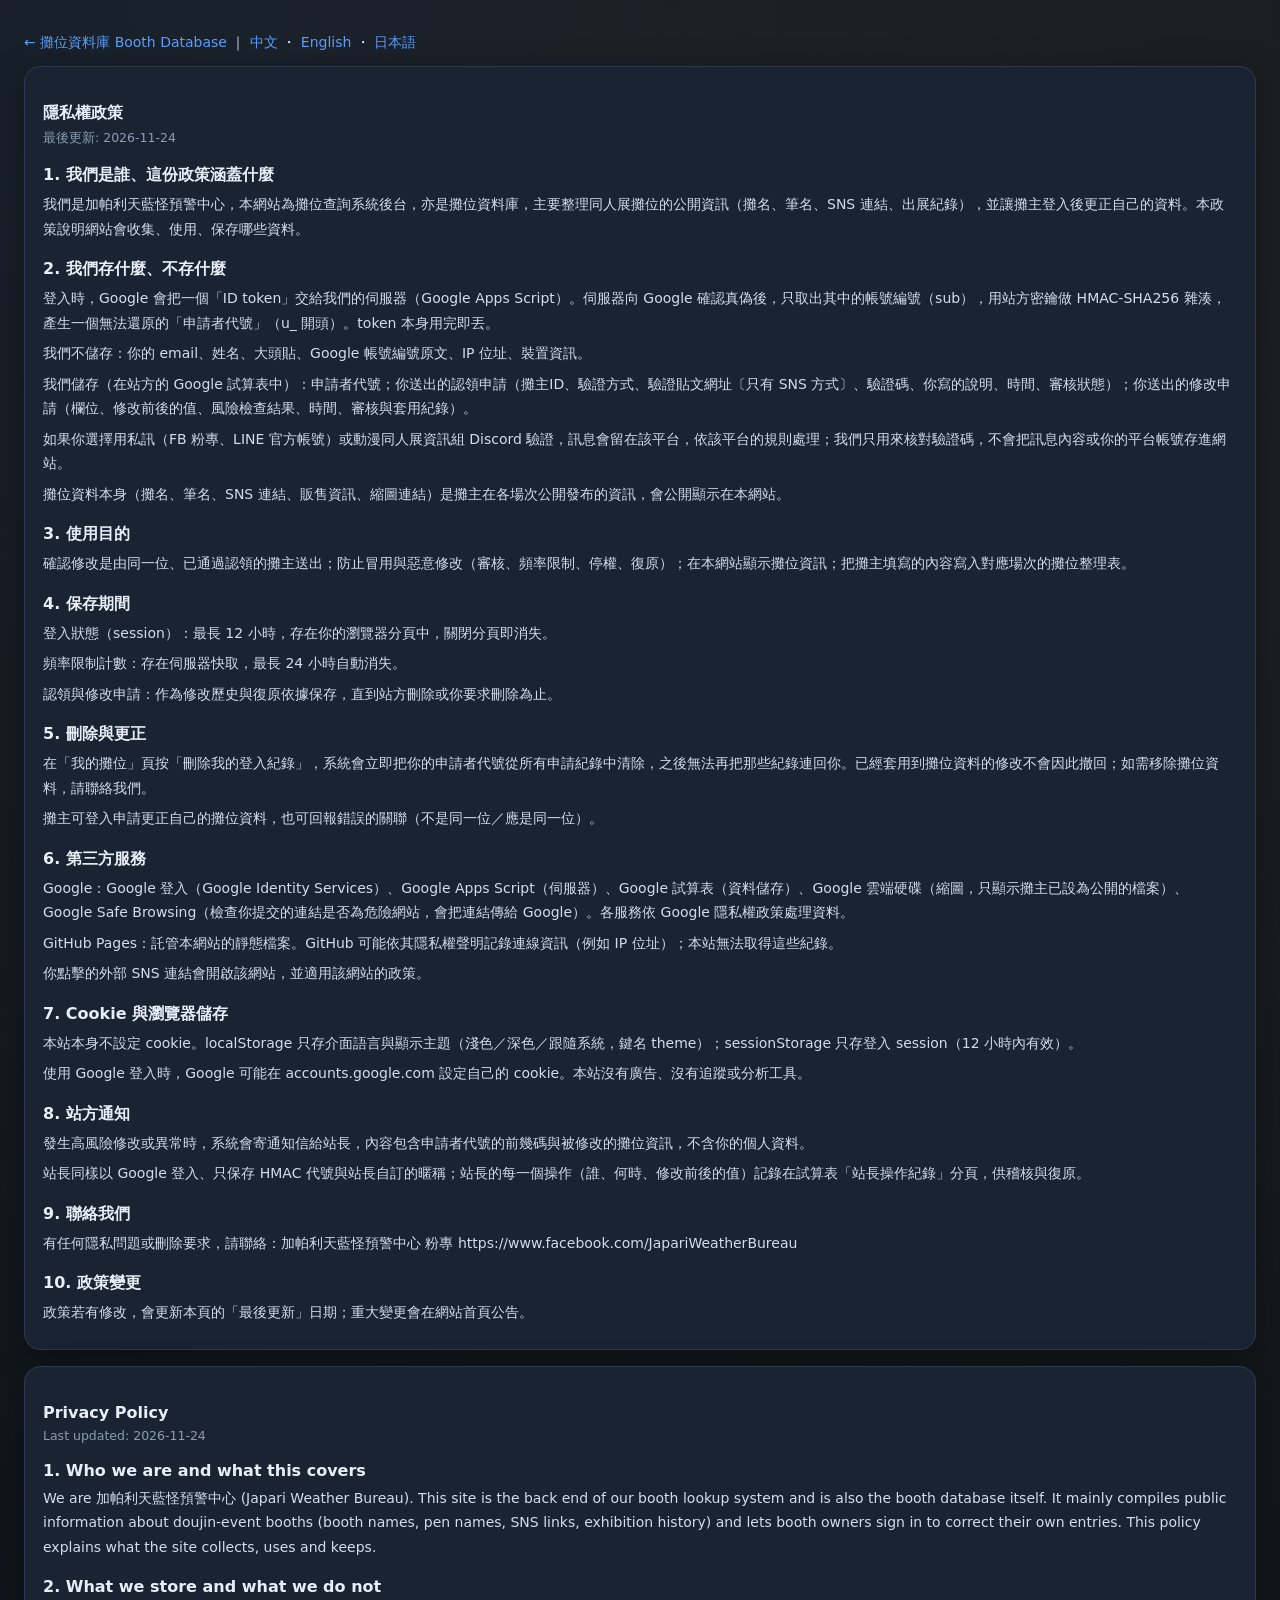
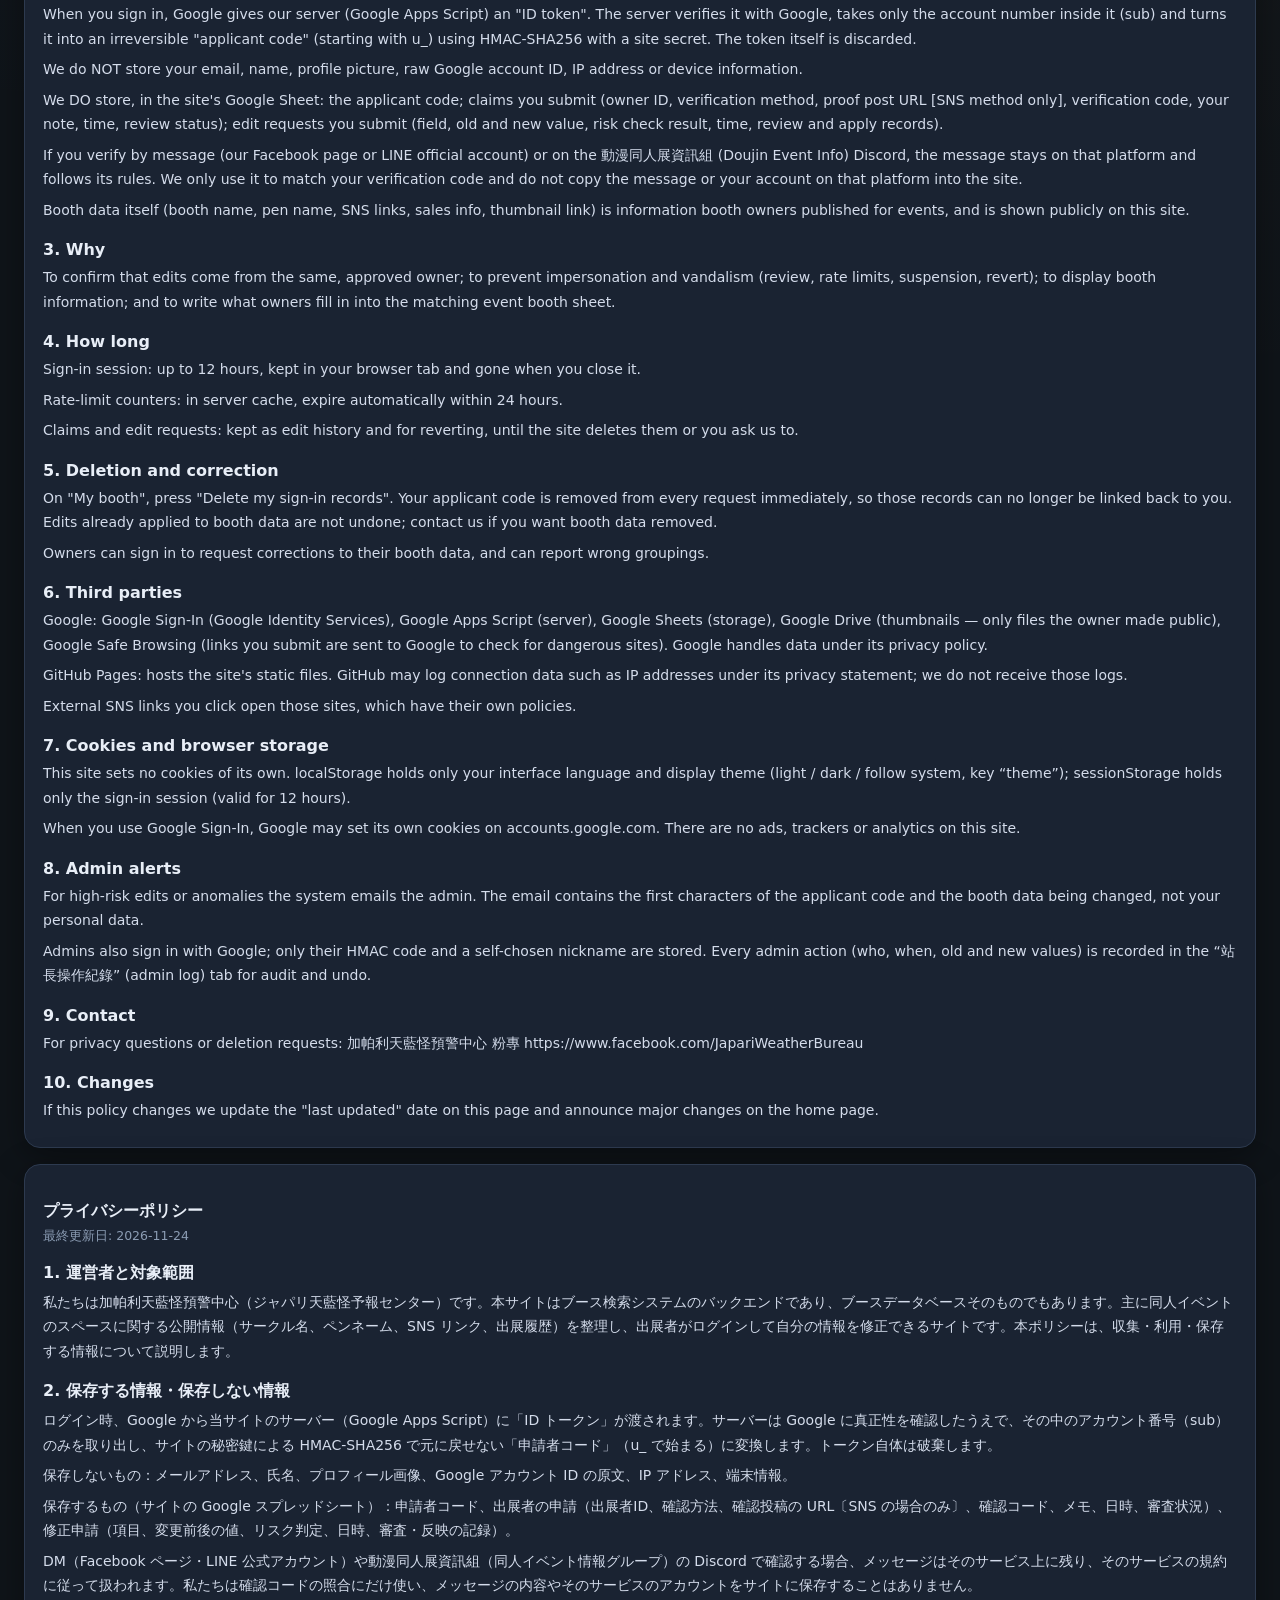
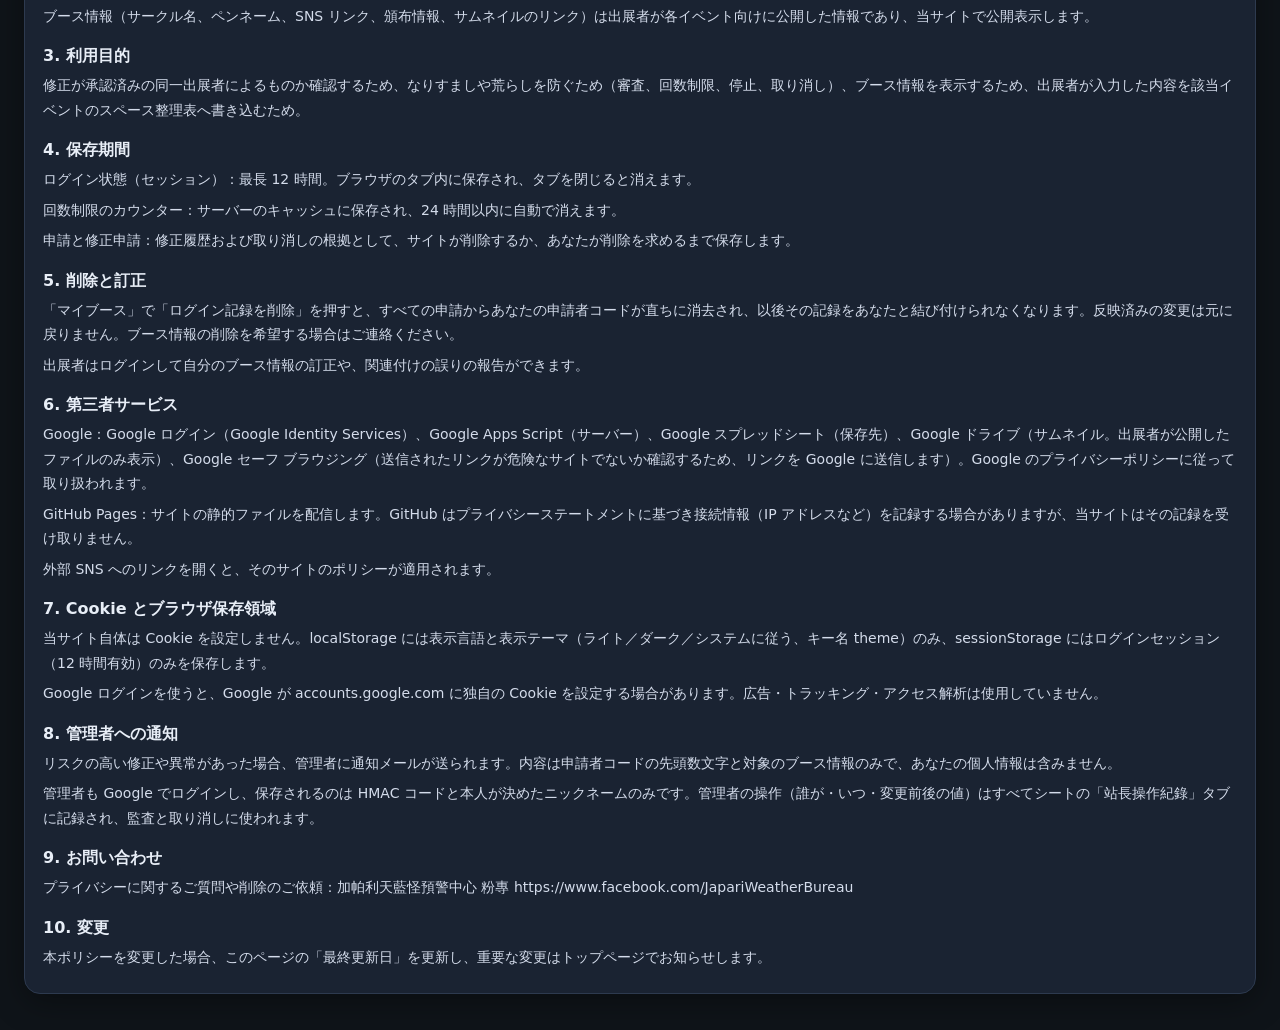
<file: site/privacy.html>
<!doctype html><html lang="zh-Hant"><head><meta charset="utf-8"><meta name="viewport" content="width=device-width,initial-scale=1">
<meta http-equiv="Content-Security-Policy" content="default-src 'self'; style-src 'self'; object-src 'none'; base-uri 'none'">
<title>隱私權政策 Privacy Policy プライバシーポリシー</title><link rel="stylesheet" href="assets/style.css"></head><body><main>
<p><a href="./">← 攤位資料庫 Booth Database</a> ｜ <a href="#zh">中文</a> ・ <a href="#en">English</a> ・ <a href="#ja">日本語</a></p>
<section class="card pp" id="zh" lang="zh-Hant"><h2>隱私權政策</h2><div class="muted">最後更新: 2026-11-24</div>
<h2>1. 我們是誰、這份政策涵蓋什麼</h2><p>我們是加帕利天藍怪預警中心，本網站為攤位查詢系統後台，亦是攤位資料庫，主要整理同人展攤位的公開資訊（攤名、筆名、SNS 連結、出展紀錄），並讓攤主登入後更正自己的資料。本政策說明網站會收集、使用、保存哪些資料。</p>
<h2>2. 我們存什麼、不存什麼</h2><p>登入時，Google 會把一個「ID token」交給我們的伺服器（Google Apps Script）。伺服器向 Google 確認真偽後，只取出其中的帳號編號（sub），用站方密鑰做 HMAC-SHA256 雜湊，產生一個無法還原的「申請者代號」（u_ 開頭）。token 本身用完即丟。</p><p>我們不儲存：你的 email、姓名、大頭貼、Google 帳號編號原文、IP 位址、裝置資訊。</p><p>我們儲存（在站方的 Google 試算表中）：申請者代號；你送出的認領申請（攤主ID、驗證方式、驗證貼文網址〔只有 SNS 方式〕、驗證碼、你寫的說明、時間、審核狀態）；你送出的修改申請（欄位、修改前後的值、風險檢查結果、時間、審核與套用紀錄）。</p><p>如果你選擇用私訊（FB 粉專、LINE 官方帳號）或動漫同人展資訊組 Discord 驗證，訊息會留在該平台，依該平台的規則處理；我們只用來核對驗證碼，不會把訊息內容或你的平台帳號存進網站。</p><p>攤位資料本身（攤名、筆名、SNS 連結、販售資訊、縮圖連結）是攤主在各場次公開發布的資訊，會公開顯示在本網站。</p>
<h2>3. 使用目的</h2><p>確認修改是由同一位、已通過認領的攤主送出；防止冒用與惡意修改（審核、頻率限制、停權、復原）；在本網站顯示攤位資訊；把攤主填寫的內容寫入對應場次的攤位整理表。</p>
<h2>4. 保存期間</h2><p>登入狀態（session）：最長 12 小時，存在你的瀏覽器分頁中，關閉分頁即消失。</p><p>頻率限制計數：存在伺服器快取，最長 24 小時自動消失。</p><p>認領與修改申請：作為修改歷史與復原依據保存，直到站方刪除或你要求刪除為止。</p>
<h2>5. 刪除與更正</h2><p>在「我的攤位」頁按「刪除我的登入紀錄」，系統會立即把你的申請者代號從所有申請紀錄中清除，之後無法再把那些紀錄連回你。已經套用到攤位資料的修改不會因此撤回；如需移除攤位資料，請聯絡我們。</p><p>攤主可登入申請更正自己的攤位資料，也可回報錯誤的關聯（不是同一位／應是同一位）。</p>
<h2>6. 第三方服務</h2><p>Google：Google 登入（Google Identity Services）、Google Apps Script（伺服器）、Google 試算表（資料儲存）、Google 雲端硬碟（縮圖，只顯示攤主已設為公開的檔案）、Google Safe Browsing（檢查你提交的連結是否為危險網站，會把連結傳給 Google）。各服務依 Google 隱私權政策處理資料。</p><p>GitHub Pages：託管本網站的靜態檔案。GitHub 可能依其隱私權聲明記錄連線資訊（例如 IP 位址）；本站無法取得這些紀錄。</p><p>你點擊的外部 SNS 連結會開啟該網站，並適用該網站的政策。</p>
<h2>7. Cookie 與瀏覽器儲存</h2><p>本站本身不設定 cookie。localStorage 只存介面語言與顯示主題（淺色／深色／跟隨系統，鍵名 theme）；sessionStorage 只存登入 session（12 小時內有效）。</p><p>使用 Google 登入時，Google 可能在 accounts.google.com 設定自己的 cookie。本站沒有廣告、沒有追蹤或分析工具。</p>
<h2>8. 站方通知</h2><p>發生高風險修改或異常時，系統會寄通知信給站長，內容包含申請者代號的前幾碼與被修改的攤位資訊，不含你的個人資料。</p><p>站長同樣以 Google 登入、只保存 HMAC 代號與站長自訂的暱稱；站長的每一個操作（誰、何時、修改前後的值）記錄在試算表「站長操作紀錄」分頁，供稽核與復原。</p>
<h2>9. 聯絡我們</h2><p>有任何隱私問題或刪除要求，請聯絡：加帕利天藍怪預警中心 粉專 https://www.facebook.com/JapariWeatherBureau</p>
<h2>10. 政策變更</h2><p>政策若有修改，會更新本頁的「最後更新」日期；重大變更會在網站首頁公告。</p>
</section>
<section class="card pp" id="en" lang="en"><h2>Privacy Policy</h2><div class="muted">Last updated: 2026-11-24</div>
<h2>1. Who we are and what this covers</h2><p>We are 加帕利天藍怪預警中心 (Japari Weather Bureau). This site is the back end of our booth lookup system and is also the booth database itself. It mainly compiles public information about doujin-event booths (booth names, pen names, SNS links, exhibition history) and lets booth owners sign in to correct their own entries. This policy explains what the site collects, uses and keeps.</p>
<h2>2. What we store and what we do not</h2><p>When you sign in, Google gives our server (Google Apps Script) an &quot;ID token&quot;. The server verifies it with Google, takes only the account number inside it (sub) and turns it into an irreversible &quot;applicant code&quot; (starting with u_) using HMAC-SHA256 with a site secret. The token itself is discarded.</p><p>We do NOT store your email, name, profile picture, raw Google account ID, IP address or device information.</p><p>We DO store, in the site&#39;s Google Sheet: the applicant code; claims you submit (owner ID, verification method, proof post URL [SNS method only], verification code, your note, time, review status); edit requests you submit (field, old and new value, risk check result, time, review and apply records).</p><p>If you verify by message (our Facebook page or LINE official account) or on the 動漫同人展資訊組 (Doujin Event Info) Discord, the message stays on that platform and follows its rules. We only use it to match your verification code and do not copy the message or your account on that platform into the site.</p><p>Booth data itself (booth name, pen name, SNS links, sales info, thumbnail link) is information booth owners published for events, and is shown publicly on this site.</p>
<h2>3. Why</h2><p>To confirm that edits come from the same, approved owner; to prevent impersonation and vandalism (review, rate limits, suspension, revert); to display booth information; and to write what owners fill in into the matching event booth sheet.</p>
<h2>4. How long</h2><p>Sign-in session: up to 12 hours, kept in your browser tab and gone when you close it.</p><p>Rate-limit counters: in server cache, expire automatically within 24 hours.</p><p>Claims and edit requests: kept as edit history and for reverting, until the site deletes them or you ask us to.</p>
<h2>5. Deletion and correction</h2><p>On &quot;My booth&quot;, press &quot;Delete my sign-in records&quot;. Your applicant code is removed from every request immediately, so those records can no longer be linked back to you. Edits already applied to booth data are not undone; contact us if you want booth data removed.</p><p>Owners can sign in to request corrections to their booth data, and can report wrong groupings.</p>
<h2>6. Third parties</h2><p>Google: Google Sign-In (Google Identity Services), Google Apps Script (server), Google Sheets (storage), Google Drive (thumbnails — only files the owner made public), Google Safe Browsing (links you submit are sent to Google to check for dangerous sites). Google handles data under its privacy policy.</p><p>GitHub Pages: hosts the site&#39;s static files. GitHub may log connection data such as IP addresses under its privacy statement; we do not receive those logs.</p><p>External SNS links you click open those sites, which have their own policies.</p>
<h2>7. Cookies and browser storage</h2><p>This site sets no cookies of its own. localStorage holds only your interface language and display theme (light / dark / follow system, key “theme”); sessionStorage holds only the sign-in session (valid for 12 hours).</p><p>When you use Google Sign-In, Google may set its own cookies on accounts.google.com. There are no ads, trackers or analytics on this site.</p>
<h2>8. Admin alerts</h2><p>For high-risk edits or anomalies the system emails the admin. The email contains the first characters of the applicant code and the booth data being changed, not your personal data.</p><p>Admins also sign in with Google; only their HMAC code and a self-chosen nickname are stored. Every admin action (who, when, old and new values) is recorded in the “站長操作紀錄” (admin log) tab for audit and undo.</p>
<h2>9. Contact</h2><p>For privacy questions or deletion requests: 加帕利天藍怪預警中心 粉專 https://www.facebook.com/JapariWeatherBureau</p>
<h2>10. Changes</h2><p>If this policy changes we update the &quot;last updated&quot; date on this page and announce major changes on the home page.</p>
</section>
<section class="card pp" id="ja" lang="ja"><h2>プライバシーポリシー</h2><div class="muted">最終更新日: 2026-11-24</div>
<h2>1. 運営者と対象範囲</h2><p>私たちは加帕利天藍怪預警中心（ジャパリ天藍怪予報センター）です。本サイトはブース検索システムのバックエンドであり、ブースデータベースそのものでもあります。主に同人イベントのスペースに関する公開情報（サークル名、ペンネーム、SNS リンク、出展履歴）を整理し、出展者がログインして自分の情報を修正できるサイトです。本ポリシーは、収集・利用・保存する情報について説明します。</p>
<h2>2. 保存する情報・保存しない情報</h2><p>ログイン時、Google から当サイトのサーバー（Google Apps Script）に「ID トークン」が渡されます。サーバーは Google に真正性を確認したうえで、その中のアカウント番号（sub）のみを取り出し、サイトの秘密鍵による HMAC-SHA256 で元に戻せない「申請者コード」（u_ で始まる）に変換します。トークン自体は破棄します。</p><p>保存しないもの：メールアドレス、氏名、プロフィール画像、Google アカウント ID の原文、IP アドレス、端末情報。</p><p>保存するもの（サイトの Google スプレッドシート）：申請者コード、出展者の申請（出展者ID、確認方法、確認投稿の URL〔SNS の場合のみ〕、確認コード、メモ、日時、審査状況）、修正申請（項目、変更前後の値、リスク判定、日時、審査・反映の記録）。</p><p>DM（Facebook ページ・LINE 公式アカウント）や動漫同人展資訊組（同人イベント情報グループ）の Discord で確認する場合、メッセージはそのサービス上に残り、そのサービスの規約に従って扱われます。私たちは確認コードの照合にだけ使い、メッセージの内容やそのサービスのアカウントをサイトに保存することはありません。</p><p>ブース情報（サークル名、ペンネーム、SNS リンク、頒布情報、サムネイルのリンク）は出展者が各イベント向けに公開した情報であり、当サイトで公開表示します。</p>
<h2>3. 利用目的</h2><p>修正が承認済みの同一出展者によるものか確認するため、なりすましや荒らしを防ぐため（審査、回数制限、停止、取り消し）、ブース情報を表示するため、出展者が入力した内容を該当イベントのスペース整理表へ書き込むため。</p>
<h2>4. 保存期間</h2><p>ログイン状態（セッション）：最長 12 時間。ブラウザのタブ内に保存され、タブを閉じると消えます。</p><p>回数制限のカウンター：サーバーのキャッシュに保存され、24 時間以内に自動で消えます。</p><p>申請と修正申請：修正履歴および取り消しの根拠として、サイトが削除するか、あなたが削除を求めるまで保存します。</p>
<h2>5. 削除と訂正</h2><p>「マイブース」で「ログイン記録を削除」を押すと、すべての申請からあなたの申請者コードが直ちに消去され、以後その記録をあなたと結び付けられなくなります。反映済みの変更は元に戻りません。ブース情報の削除を希望する場合はご連絡ください。</p><p>出展者はログインして自分のブース情報の訂正や、関連付けの誤りの報告ができます。</p>
<h2>6. 第三者サービス</h2><p>Google：Google ログイン（Google Identity Services）、Google Apps Script（サーバー）、Google スプレッドシート（保存先）、Google ドライブ（サムネイル。出展者が公開したファイルのみ表示）、Google セーフ ブラウジング（送信されたリンクが危険なサイトでないか確認するため、リンクを Google に送信します）。Google のプライバシーポリシーに従って取り扱われます。</p><p>GitHub Pages：サイトの静的ファイルを配信します。GitHub はプライバシーステートメントに基づき接続情報（IP アドレスなど）を記録する場合がありますが、当サイトはその記録を受け取りません。</p><p>外部 SNS へのリンクを開くと、そのサイトのポリシーが適用されます。</p>
<h2>7. Cookie とブラウザ保存領域</h2><p>当サイト自体は Cookie を設定しません。localStorage には表示言語と表示テーマ（ライト／ダーク／システムに従う、キー名 theme）のみ、sessionStorage にはログインセッション（12 時間有効）のみを保存します。</p><p>Google ログインを使うと、Google が accounts.google.com に独自の Cookie を設定する場合があります。広告・トラッキング・アクセス解析は使用していません。</p>
<h2>8. 管理者への通知</h2><p>リスクの高い修正や異常があった場合、管理者に通知メールが送られます。内容は申請者コードの先頭数文字と対象のブース情報のみで、あなたの個人情報は含みません。</p><p>管理者も Google でログインし、保存されるのは HMAC コードと本人が決めたニックネームのみです。管理者の操作（誰が・いつ・変更前後の値）はすべてシートの「站長操作紀錄」タブに記録され、監査と取り消しに使われます。</p>
<h2>9. お問い合わせ</h2><p>プライバシーに関するご質問や削除のご依頼：加帕利天藍怪預警中心 粉專 https://www.facebook.com/JapariWeatherBureau</p>
<h2>10. 変更</h2><p>本ポリシーを変更した場合、このページの「最終更新日」を更新し、重要な変更はトップページでお知らせします。</p>
</section>
</main></body></html>
</file>
<file: site/assets/style.css>
[hidden]{display:none!important}
/* v23 深色卡片（與場次天氣儀表板相同的變數） */
:root{--bg:#0f1419;--bg-card:#1a2332;--bg-card-hover:#243044;--border:#2d3a4f;--text:#e8eef7;--text-muted:#8b9cb3;--accent:#5b9df9;--accent-soft:rgba(91,157,249,.15);--warm:#ff9f43;--hot:#ff6b6b;--cool:#48dbfb;--good:#1dd1a1;--violet:#b48cff;--radius:16px;--shadow:0 8px 32px rgba(0,0,0,.35)}
*{box-sizing:border-box}
html,body{margin:0}
body{background:var(--bg);background-image:radial-gradient(circle at 15% 0%,rgba(91,157,249,.08),transparent 40%),radial-gradient(circle at 90% 10%,rgba(255,159,67,.06),transparent 40%);color:var(--text);font-family:"Noto Sans CJK TC","Noto Sans TC","Noto Sans JP","Hiragino Sans",system-ui,sans-serif;font-size:14px;min-height:100vh}
a{color:var(--accent);text-decoration:none}a:hover{text-decoration:underline}
header.top{display:flex;align-items:center;gap:18px;flex-wrap:wrap;padding:14px 24px;background:linear-gradient(135deg,rgba(26,35,50,.92),rgba(36,48,68,.85));border-bottom:1px solid var(--border);position:sticky;top:0;z-index:5;backdrop-filter:blur(6px)}
.brand{display:flex;gap:12px;align-items:center;color:var(--text)}.brand:hover{text-decoration:none}.logo{font-size:28px}
.h1{display:block;font-size:21px;font-weight:800;background:linear-gradient(90deg,#e8eef7,#a8c5f0);-webkit-background-clip:text;background-clip:text;color:transparent}
.sub{display:block;color:var(--text-muted);font-size:12px}
nav{display:flex;gap:6px;margin-left:auto;flex-wrap:wrap}.langs{display:flex;gap:4px}
.pill{display:inline-block;padding:6px 14px;border-radius:999px;border:1px solid var(--border);background:rgba(255,255,255,.04);color:var(--text);font-size:13px;cursor:pointer;font-family:inherit}
.pill:hover{background:var(--bg-card-hover);text-decoration:none}.pill.on{background:var(--accent);border-color:var(--accent);color:#fff;font-weight:600}
.pill.sm{padding:3px 10px;font-size:12px}
main{padding:20px 24px;max-width:1440px;margin:0 auto}
.card{background:var(--bg-card);border:1px solid var(--border);border-radius:var(--radius);box-shadow:var(--shadow);padding:18px;margin-bottom:16px}
.card h3{margin:0 0 10px;font-size:16px}.card h3 small,.muted{color:var(--text-muted);font-weight:400;font-size:12.5px}
.search{display:flex;gap:10px;align-items:center;background:rgba(255,255,255,.04);border:1px solid var(--border);border-radius:12px;padding:10px 14px;font-size:16px}
.search input{flex:1;background:none;border:0;color:var(--text);font-size:16px;font-family:inherit;outline:none;min-width:0}
.stats{display:grid;grid-template-columns:repeat(4,1fr);gap:14px;margin-bottom:16px}.st{margin:0}.st b{display:block;font-size:28px;color:var(--accent)}.st span{color:var(--text-muted);font-size:12.5px}
.grid{display:grid;grid-template-columns:repeat(3,1fr);gap:14px}
.oc{margin:0;cursor:pointer;transition:background .15s;display:flex;gap:12px}.oc:hover{background:var(--bg-card-hover)}
.oc .th{width:96px;height:64px;border-radius:10px;object-fit:cover;flex:none;background:#0b1016;border:1px solid var(--border)}
.oc .th.ph{display:flex;align-items:center;justify-content:center;font-size:26px;color:var(--text-muted)}
.oc .bd{min-width:0;flex:1}.nm{font-size:16px;font-weight:700;word-break:break-word}.meta{color:var(--text-muted);font-size:12.5px;margin:3px 0}
.aka{font-size:12.5px;color:#c5d0e0;margin:4px 0;word-break:break-word}
.tags{display:flex;flex-wrap:wrap;gap:5px;margin-top:6px}.tag{font-size:11.5px;padding:2px 8px;border-radius:6px;background:rgba(255,255,255,.06);border:1px solid var(--border);color:#c5d0e0}
.tag.ev{background:rgba(72,219,251,.12);border-color:rgba(72,219,251,.3);color:var(--cool);font-weight:700}
.tag.act{background:rgba(255,159,67,.15);border-color:rgba(255,159,67,.4);color:var(--warm);font-weight:700}
.conf{font-size:11.5px;padding:2px 8px;border-radius:999px;border:1px solid;white-space:nowrap}
.conf.high{color:var(--good);border-color:rgba(29,209,161,.4);background:rgba(29,209,161,.1)}.conf.medium{color:var(--warm);border-color:rgba(255,159,67,.4);background:rgba(255,159,67,.1)}.conf.single,.conf.low{color:var(--text-muted);border-color:var(--border)}
.two{display:grid;grid-template-columns:1.1fr 1fr;gap:16px}
.dhead{display:flex;gap:16px;align-items:center;flex-wrap:wrap}.big{font-size:28px;font-weight:800;word-break:break-word}
.dhead .th{width:240px;height:120px;border-radius:12px;object-fit:cover;border:1px solid var(--border)}
.acts{display:flex;gap:8px;flex-wrap:wrap;margin-left:auto}
.btn{display:inline-block;padding:8px 16px;border-radius:10px;border:1px solid var(--accent);background:var(--accent);color:#fff;font-weight:600;font-size:13px;cursor:pointer;font-family:inherit}
.btn:hover{filter:brightness(1.1);text-decoration:none}.btn.ghost{background:transparent;color:var(--accent)}.btn.warn{background:var(--hot);border-color:var(--hot)}.btn:disabled{opacity:.5;cursor:default}
.sns{display:flex;flex-wrap:wrap;gap:6px}.sl{display:inline-flex;gap:6px;align-items:center;padding:5px 10px;border-radius:8px;background:rgba(255,255,255,.04);border:1px solid var(--border);color:var(--text);font-size:12.5px;max-width:100%}
.sl b{font-size:11px;padding:1px 6px;border-radius:5px;background:#3b4a63;color:#fff}.sl span{overflow:hidden;text-overflow:ellipsis;white-space:nowrap}
table.t{width:100%;border-collapse:collapse;font-size:13px}table.t th{color:var(--text-muted);font-weight:500;text-align:left;border-bottom:1px solid var(--border);padding:6px}
table.t td{padding:6px;border-bottom:1px solid rgba(45,58,79,.55);vertical-align:top;word-break:break-word}
#graph{height:430px;border-radius:12px;background:rgba(0,0,0,.18);border:1px solid var(--border)}
.legend{display:flex;flex-wrap:wrap;gap:12px;font-size:12px;color:var(--text-muted);margin-bottom:8px}.lg{display:inline-flex;align-items:center;gap:5px}.sw{width:11px;height:11px;border-radius:50%;display:inline-block}
.ln{display:inline-block;width:22px;border-top:2px solid #8b9cb3}.ln.d{border-top-style:dashed}
.tabs{display:flex;gap:6px;flex-wrap:wrap;margin-bottom:12px}
.bt{display:grid;grid-template-columns:repeat(2,1fr);gap:12px}.bk{margin:0}.bk .f{font-size:12.5px;margin:3px 0;color:#c5d0e0;word-break:break-word}.bk .f i{color:var(--text-muted);font-style:normal;margin-right:4px}
.note{border-radius:12px;padding:10px 14px;margin:10px 0;font-size:13px;border:1px solid var(--border);background:rgba(255,255,255,.03)}
.note.warn{border-color:rgba(255,159,67,.45);background:rgba(255,159,67,.08)}.note.bad{border-color:rgba(255,107,107,.45);background:rgba(255,107,107,.08);color:#ffc9c9}.note.good{border-color:rgba(29,209,161,.45);background:rgba(29,209,161,.07)}
.banner{max-width:1440px;margin:10px auto 0;padding:8px 24px;color:var(--warm);font-size:12.5px}
label.fl{display:block;margin:10px 0 4px;font-size:12.5px;color:var(--text-muted)}
input.in,textarea.in,select.in{width:100%;padding:9px 12px;border-radius:10px;border:1px solid var(--border);background:rgba(0,0,0,.25);color:var(--text);font-family:inherit;font-size:13.5px}
textarea.in{min-height:70px;resize:vertical}
.frow{display:grid;grid-template-columns:180px 1fr;gap:10px;align-items:start;margin:8px 0}.frow .k{padding-top:9px;font-size:13px;color:#c5d0e0}
.diff td.o{color:#ffb0b0;text-decoration:line-through}.diff td.n{color:#a8f0d8}
.code{font-family:ui-monospace,monospace;font-size:20px;letter-spacing:2px;color:var(--warm);background:rgba(0,0,0,.3);padding:6px 12px;border-radius:8px;display:inline-block}
.modal{position:fixed;inset:0;background:rgba(0,0,0,.6);display:flex;align-items:flex-start;justify-content:center;z-index:20;overflow:auto;padding:40px 12px}
.mbox{background:var(--bg-card);border:1px solid var(--border);border-radius:var(--radius);padding:22px;max-width:760px;width:100%;position:relative;box-shadow:var(--shadow)}
.x{position:absolute;right:12px;top:8px;background:none;border:0;color:var(--text-muted);font-size:24px;cursor:pointer}
.toast{position:fixed;bottom:18px;left:50%;transform:translateX(-50%);background:#243044;border:1px solid var(--border);padding:10px 18px;border-radius:10px;z-index:30}
.foot{max-width:1440px;margin:0 auto;color:var(--text-muted);font-size:12px;border-top:1px solid var(--border);padding:12px 24px 28px}
.pp h2{font-size:16px;margin:18px 0 6px}.pp p{line-height:1.75;color:#d4dceb;margin:6px 0}
.spin{color:var(--text-muted);padding:40px;text-align:center}
@media (max-width:1000px){.grid{grid-template-columns:repeat(2,1fr)}.two{grid-template-columns:1fr}.stats{grid-template-columns:repeat(2,1fr)}}
@media (max-width:640px){.grid,.bt{grid-template-columns:1fr}header.top{padding:10px 14px}main{padding:14px}.frow{grid-template-columns:1fr}.dhead .th{width:100%;height:auto}}

/* ---------- 淺色模式 ---------- */
[data-theme=light]{--bg:#f3f5f9;--bg-card:#ffffff;--bg-card-hover:#eef3fb;--border:#d8dfea;--text:#1a2332;--text-muted:#5d6b80;--accent:#2f6fd6;--accent-soft:rgba(47,111,214,.12);--warm:#d9730d;--hot:#d63b3b;--cool:#0b8fb3;--good:#0e9f78;--violet:#7b52d9;--shadow:0 4px 18px rgba(20,40,80,.08)}
[data-theme=light] body{background-image:radial-gradient(circle at 15% 0%,rgba(47,111,214,.07),transparent 40%),radial-gradient(circle at 90% 10%,rgba(217,115,13,.05),transparent 40%)}
[data-theme=light] header.top{background:linear-gradient(135deg,rgba(255,255,255,.94),rgba(238,243,251,.92))}
[data-theme=light] .h1{background:linear-gradient(90deg,#1a2332,#2f6fd6);-webkit-background-clip:text;background-clip:text}
[data-theme=light] .aka,[data-theme=light] .tag,[data-theme=light] .bk .f,[data-theme=light] .frow .k,[data-theme=light] .pp p{color:#33445c}
[data-theme=light] .tag,[data-theme=light] .sl,[data-theme=light] .pill,[data-theme=light] .search{background:rgba(20,40,80,.04)}
[data-theme=light] .pill.on{background:var(--accent);color:#fff}
[data-theme=light] .sl b{background:#5d6b80}
[data-theme=light] input.in,[data-theme=light] textarea.in,[data-theme=light] select.in{background:#fff}
[data-theme=light] #graph,[data-theme=light] #overview{background:#f7f9fc}
[data-theme=light] .oc .th{background:#eef1f6}
[data-theme=light] .note.bad{color:#8f1d1d}[data-theme=light] .diff td.o{color:#b42318}[data-theme=light] .diff td.n{color:#0b7a5c}
[data-theme=light] .code{background:#fff3e6}[data-theme=light] .toast{background:#fff}
[data-theme=light] .modal{background:rgba(20,30,50,.35)}
/* ---------- 總覽圖 ---------- */
#overview{height:620px;border-radius:12px;background:rgba(0,0,0,.18);border:1px solid var(--border)}
.ghead{display:flex;justify-content:space-between;align-items:flex-end;gap:12px;flex-wrap:wrap;margin-bottom:8px}
/* ---------- 全部攤位 ---------- */
.filters{display:grid;grid-template-columns:2fr 1fr 1fr 1fr;gap:10px;margin-top:10px}
table.list{width:100%;border-collapse:collapse;font-size:13px}table.list th{position:sticky;top:64px;background:var(--bg-card);text-align:left;color:var(--text-muted);font-weight:600;padding:8px 6px;border-bottom:1px solid var(--border);cursor:pointer;white-space:nowrap;user-select:none}
table.list th.on{color:var(--accent)}table.list td{padding:7px 6px;border-bottom:1px solid var(--border);vertical-align:middle}
table.list tr:hover td{background:var(--bg-card-hover);cursor:pointer}
table.list img.mini,table.list .mini{width:54px;height:36px;border-radius:6px;object-fit:cover;display:block;background:var(--bg);border:1px solid var(--border)}
.pager{display:flex;gap:6px;align-items:center;justify-content:center;flex-wrap:wrap;margin-top:12px}
/* ---------- 站長後台 ---------- */
.adm{display:grid;grid-template-columns:220px 1fr;gap:16px}
.side a{display:flex;justify-content:space-between;padding:10px 12px;border-radius:10px;color:var(--text);margin-bottom:4px}.side a.on{background:var(--accent-soft);color:var(--accent);font-weight:700}.side a:hover{text-decoration:none;background:var(--bg-card-hover)}
.badge{min-width:22px;text-align:center;font-size:11.5px;padding:1px 7px;border-radius:999px;background:var(--hot);color:#fff;font-weight:700}
.qi{border:1px solid var(--border);border-radius:14px;padding:12px 14px;margin-bottom:12px;background:var(--bg-card)}
.qi.hi{border-color:rgba(255,107,107,.55);box-shadow:inset 4px 0 0 var(--hot)}.qi.mid{box-shadow:inset 4px 0 0 var(--warm)}.qi.lo{box-shadow:inset 4px 0 0 var(--good)}
.qh{display:flex;gap:10px;align-items:center;flex-wrap:wrap}.qh .nm{font-size:15px}
.qh input[type=checkbox]{width:22px;height:22px}
.qb{display:flex;gap:8px;flex-wrap:wrap;margin-top:10px}.qb .btn{padding:10px 18px;font-size:14px}
.btn.ok{background:var(--good);border-color:var(--good)}.btn.no{background:transparent;color:var(--hot);border-color:var(--hot)}
.lp{display:flex;gap:10px;align-items:center;border:1px solid var(--border);border-radius:10px;padding:8px 10px;margin-top:6px;background:rgba(127,127,127,.06);font-size:12.5px;word-break:break-all}
.lp .fav{width:28px;height:28px;border-radius:8px;display:flex;align-items:center;justify-content:center;font-weight:800;background:#3b4a63;color:#fff;flex:none;font-size:11px}
.flag{font-size:11.5px;padding:2px 8px;border-radius:6px;border:1px solid var(--border);margin-right:4px;display:inline-block;margin-top:4px}.flag.bad{color:var(--hot);border-color:var(--hot)}.flag.ok{color:var(--good);border-color:var(--good)}.flag.warn{color:var(--warm);border-color:var(--warm)}
.bulk{position:sticky;top:64px;z-index:3;display:flex;gap:8px;align-items:center;flex-wrap:wrap;padding:10px 14px;border-radius:12px;background:var(--bg-card);border:1px solid var(--accent);margin-bottom:12px;box-shadow:var(--shadow)}
.kv{display:grid;grid-template-columns:140px 1fr;gap:6px 12px;font-size:13px}.kv div:nth-child(odd){color:var(--text-muted)}
.mockbadge{position:fixed;bottom:12px;right:16px;border-radius:8px;padding:4px 14px;background:var(--warm);color:#1a1a1a;font-weight:700;font-size:12px;z-index:9}
@media (max-width:1000px){.adm{grid-template-columns:1fr}.side{display:flex;gap:4px;overflow:auto}.side a{white-space:nowrap}.filters{grid-template-columns:1fr 1fr}}
nav.side{display:block;margin-left:0;align-self:start;position:sticky;top:80px}
.side a{align-items:center}.badge{align-self:center;line-height:18px}
.qi table.t td{font-size:12.5px}
@media (max-width:1000px){nav.side{display:flex;position:static;overflow-x:auto;gap:4px;padding:8px}nav.side>div{display:none}.side a{white-space:nowrap;margin:0}.qi table.t thead{display:none}.qi table.t tr{display:grid;grid-template-columns:30px 1fr;gap:4px;border-bottom:1px solid var(--border);padding:6px 0}.qi table.t td{border:0}.qi table.t td:nth-child(n+3){grid-column:2}}
/* ---- phase 3：站長直接編輯、販售資訊編輯器、首頁關聯圖 ---- */
.btn.admx{background:linear-gradient(135deg,#b48cff,#7b52d9);color:#fff;border-color:transparent}
.note.admx{border-color:var(--violet);background:rgba(180,140,255,.10)}
.bk .f.sales{white-space:pre-wrap}
.sales-ed{display:flex;flex-direction:column;gap:6px;margin:6px 0}
.sales-ed .srow{display:flex;flex-wrap:wrap;gap:4px;align-items:center}.sales-ed .srow .in{flex:1 1 120px;min-width:0}.sales-ed .srow .in+.br+.in{flex:2 1 160px}
.sales-ed .sbundle{border:1px solid var(--border);border-left:4px solid var(--accent,#3a7);border-radius:8px;padding:6px;display:flex;flex-direction:column;gap:4px;align-items:flex-start}.sales-ed .sbundle>.srow{width:100%}
.sales-ed .bitems{display:flex;flex-direction:column;gap:4px;width:100%;padding-left:24px;box-sizing:border-box}.sales-ed .bitem{display:flex;gap:4px;align-items:center}.sales-ed .bitem .num{min-width:2em;text-align:right;color:var(--text-muted);font-weight:700}.sales-ed .bitem .in{flex:1;margin:0}
.sales-ed .stext{border:1px dashed #d9a400;border-radius:8px;padding:6px;display:flex;flex-direction:column;gap:4px;align-items:flex-start}.sales-ed .stext .srow{width:100%}.sales-ed .stext textarea{flex:1}
.salesv .si,.salesv .st{white-space:pre-wrap}.salesv .sb{margin:2px 0}.salesv .sbh{display:flex;gap:4px;align-items:center}.salesv ol{margin:2px 0 4px;padding-left:2.6em}.tag.sm{font-size:11px;padding:1px 6px}
.sales-ed .srow .in{margin:0}
.sales-ed .dia{font-size:16px}.sales-ed .br{color:var(--text-muted);font-weight:700}
.sales-pv{white-space:pre-wrap;word-break:break-all;background:var(--bg);border:1px dashed var(--border);border-radius:8px;padding:8px;font-size:13px;margin:4px 0 0;font-family:inherit}
.ovcard{margin-top:16px}
.ovtap{display:flex;flex-direction:column;align-items:center;justify-content:center;gap:8px;height:100%;text-align:center;padding:20px}
@media (max-width:720px){#overview{height:420px}}
@media (max-width:720px){#overview:has(.ovtap){height:220px}}
/* ---- 載入骨架（p4 速度） ---- */
.skel{display:flex;flex-direction:column;gap:14px}.skel.two{display:grid;grid-template-columns:1fr 1fr}
.skel .spin{padding:4px 0;font-size:13px}
.sk{border-radius:12px;background:linear-gradient(90deg,var(--bg-card) 0%,var(--bg-card-hover) 50%,var(--bg-card) 100%);background-size:200% 100%;animation:sk 1.2s ease-in-out infinite;border:1px solid var(--border)}
.sk-bar{height:54px}.sk-grid{display:grid;grid-template-columns:repeat(4,1fr);gap:14px}.sk-card{height:84px}.sk-block{height:180px;margin-bottom:14px}.sk-graph{height:100%;min-height:260px}
@keyframes sk{0%{background-position:200% 0}100%{background-position:-200% 0}}
@media (prefers-reduced-motion:reduce){.sk{animation:none}}
@media (max-width:720px){.sk-grid{grid-template-columns:repeat(2,1fr)}.skel.two{grid-template-columns:1fr}}
/* ---- 使用說明（p4） ---- */
.helpq{display:inline-flex;align-items:center;justify-content:center;width:20px;height:20px;border-radius:50%;border:1px solid var(--border);color:var(--text-muted,inherit);font-size:12px;font-weight:700;text-decoration:none;vertical-align:middle;flex:none}
.helpq:hover{background:var(--bg-card-hover)}
.help .hgrid{display:grid;grid-template-columns:minmax(0,1fr) minmax(0,1.1fr);gap:18px;align-items:start}
.help ol.steps{margin:0;padding-left:1.4em;line-height:1.75;font-size:15px}.help ol.steps li{margin:4px 0}
.help .hshot{width:100%;border-radius:10px;border:1px solid var(--border);display:block}
.help details.faq{border-top:1px solid var(--border);padding:10px 0}.help details.faq summary{cursor:pointer;font-weight:600}.help details.faq p{margin:8px 0 0}
@media (max-width:720px){.help .hgrid{grid-template-columns:1fr}}
/* ---- 認領驗證方式（p5） ---- */
.cmethods{display:flex;flex-direction:column;gap:8px;margin:8px 0}
.cmethods label.cm{display:flex;align-items:center;gap:10px;padding:10px 12px;border:1px solid var(--border);border-radius:10px;cursor:pointer;font-weight:600}
.cmethods label.cm.on{border-color:var(--accent);background:var(--bg-card-hover)}
.cmethods label.cm input{accent-color:var(--accent)}
.cdetail{padding:4px 2px}.cdetail ol.steps{margin:6px 0 8px;padding-left:1.4em;line-height:1.7}
.claimcode{margin:8px 0}.claimcode .code{font-size:20px}
.btn.sm{padding:6px 12px;font-size:13px}
.claimremind{font-weight:700;font-size:15px}

/* p7 */
.nbadge{display:inline-block;min-width:18px;margin-left:6px;padding:0 6px;border-radius:999px;background:var(--hot);color:#fff;font-size:11.5px;font-weight:700;line-height:18px;text-align:center;vertical-align:1px}
.nbadge.err{background:var(--warm);color:#1a1a1a}.nbadge[hidden]{display:none}
.msel{display:flex;flex-wrap:wrap;gap:8px}.chip{min-height:40px;padding:6px 16px;border-radius:999px;border:1px solid var(--border);background:rgba(255,255,255,.04);color:var(--text);font-size:14px;font-family:inherit;cursor:pointer}
.chip.on{background:var(--accent);border-color:var(--accent);color:#fff;font-weight:600}[data-theme=light] .chip{background:rgba(20,40,80,.04)}[data-theme=light] .chip.on{background:var(--accent);color:#fff}
.nvbox{margin:10px 0;padding:10px 12px;border:1px dashed var(--border);border-radius:10px}
.admtool{display:flex;flex-wrap:wrap;gap:10px;align-items:center;margin:0 0 10px}.admtool .btn{min-height:40px}.admtool label{display:inline-flex;gap:6px;align-items:center;min-height:40px}
.admnew{cursor:pointer;margin-bottom:10px}
</file>
